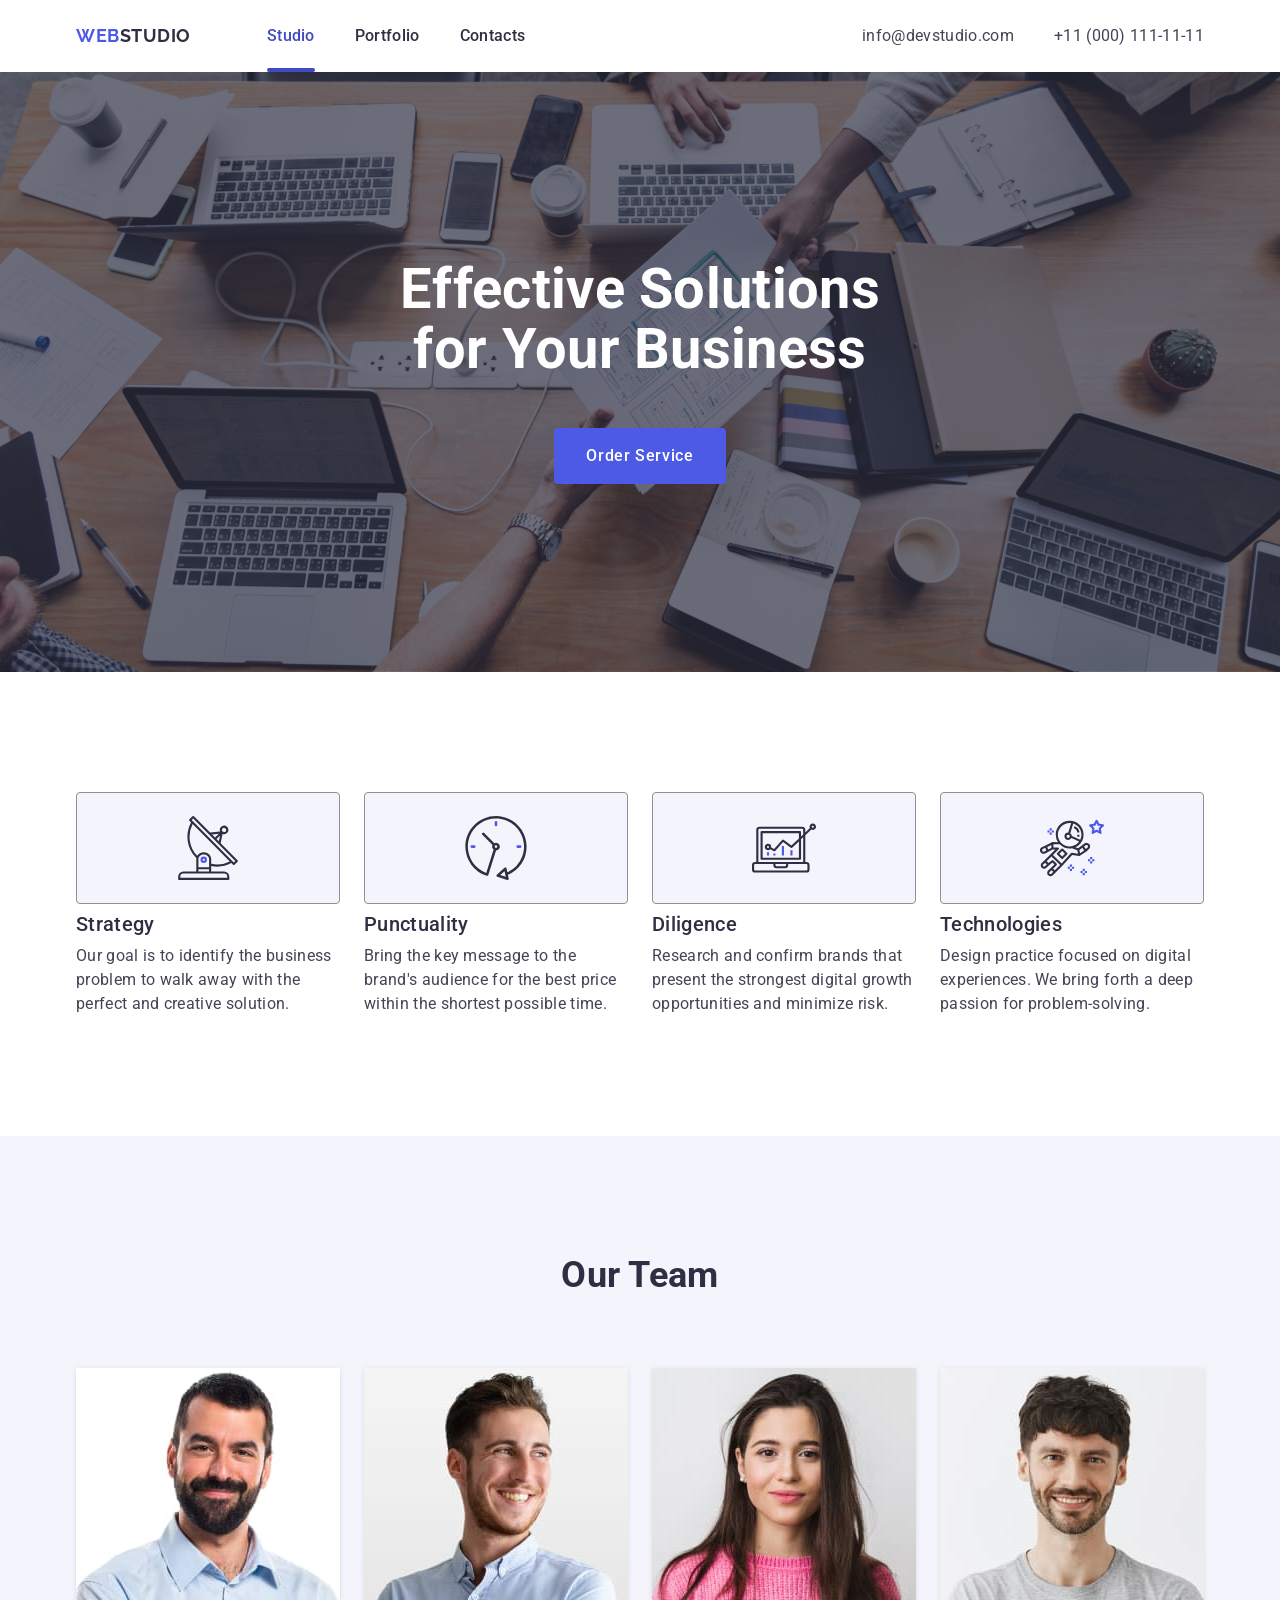
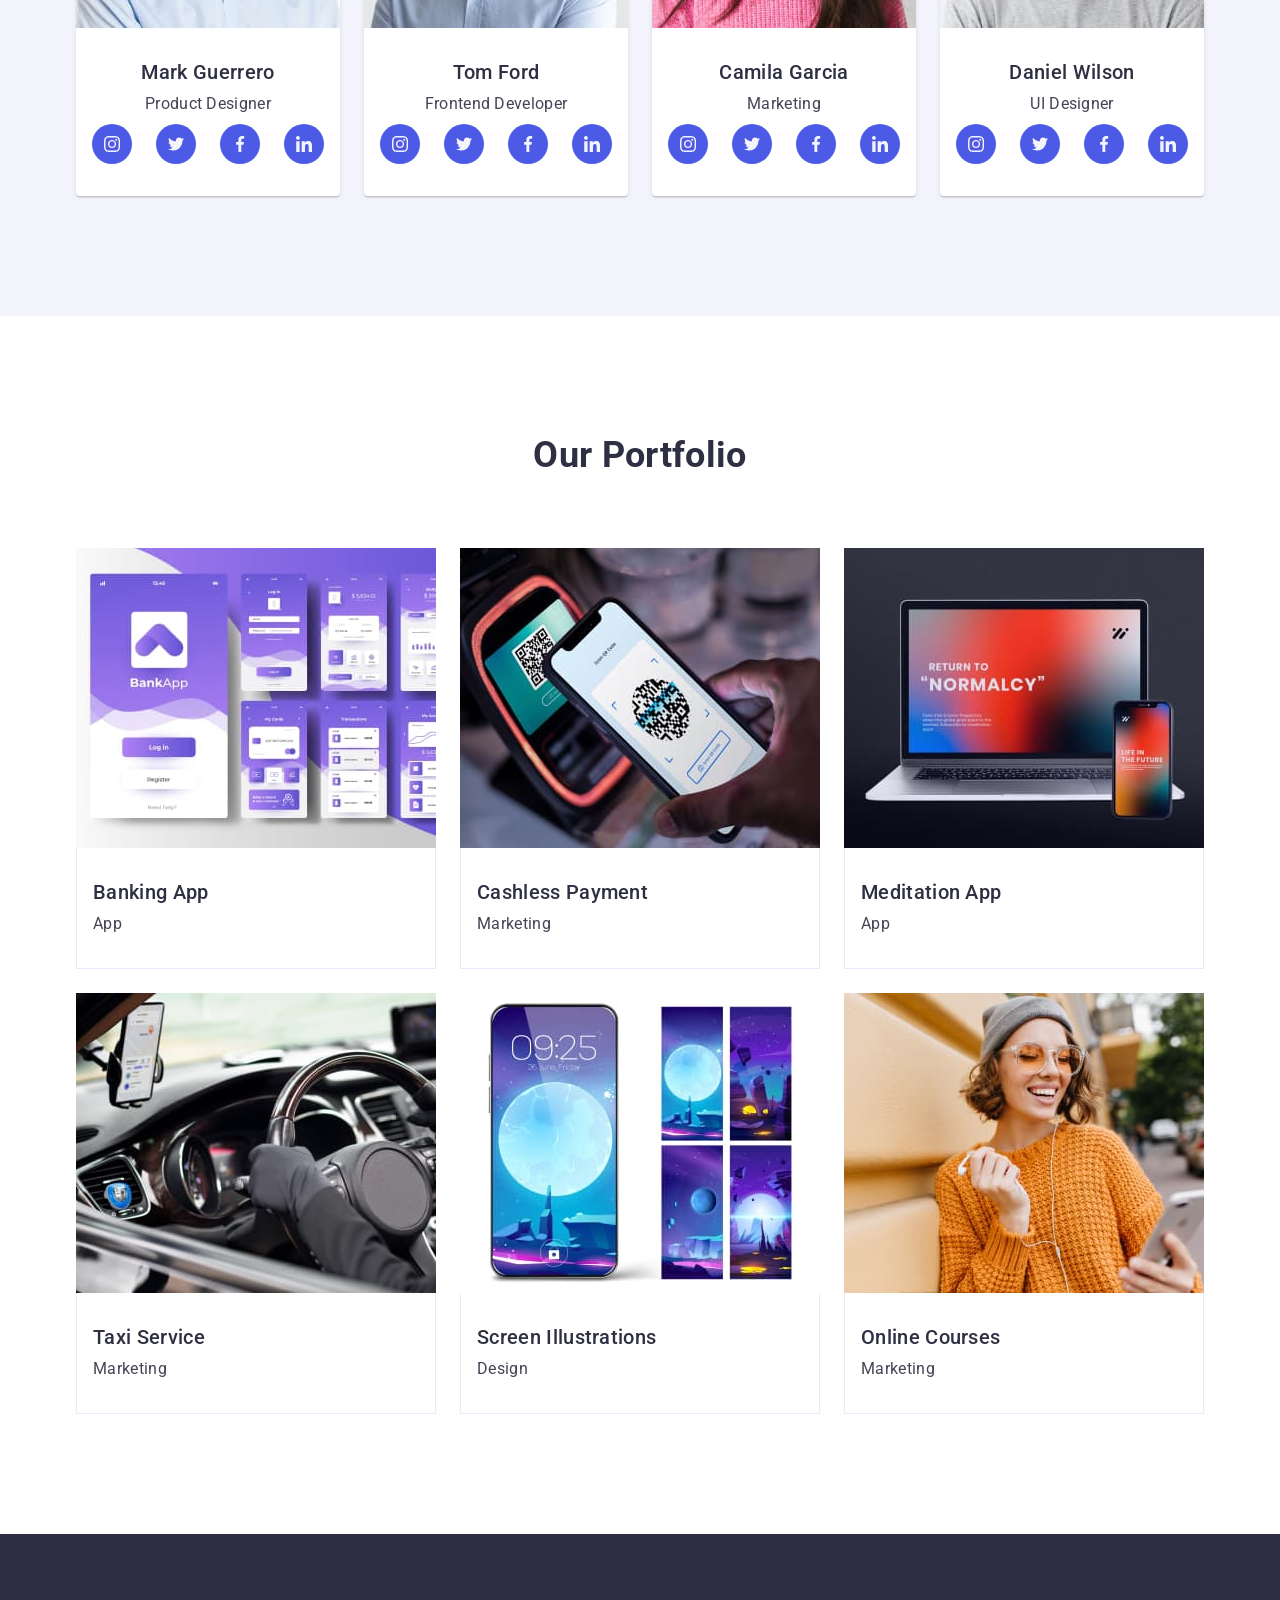
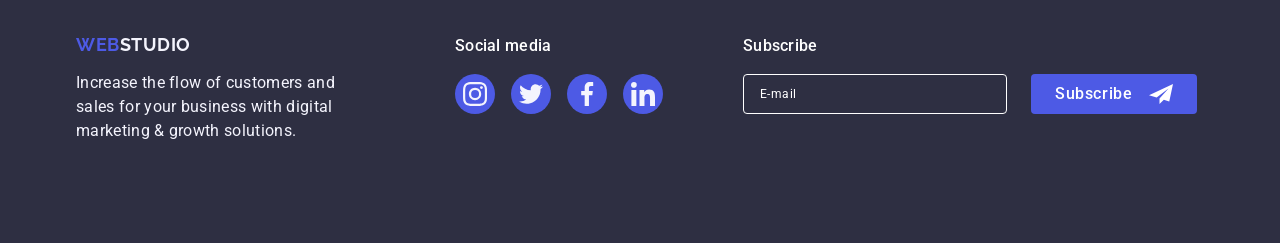
<file: index.html>
<!DOCTYPE html>
<html lang="en">
  <head>
    <meta charset="UTF-8" />
    <meta name="viewport" content="width=device-width, initial-scale=1.0" />
    <link rel="preconnect" href="https://fonts.googleapis.com" />
    <link rel="preconnect" href="https://fonts.gstatic.com" crossorigin />
    <link
      href="https://fonts.googleapis.com/css2?family=Raleway:wght@700&family=Roboto:wght@400;500;700&display=swap"
      rel="stylesheet"
    />
    <link
      href="https://cdn.jsdelivr.net/npm/modern-normalize@2.0.0/modern-normalize.min.css"
      rel="stylesheet"
    />
    <link href="./styles/styles.css" rel="stylesheet" />
    <title>Web Studio</title>
  </head>
  <body>
    <header>
      <div class="page-header container">
        <a href="" class="logo">Web<span class="logo-dark">Studio</span></a>
        <nav class="navigation">
          <ul class="menu">
            <li class="menu-item">
              <a href="" class="menu-link active">Studio</a>
            </li>
            <li class="menu-item">
              <a href="" class="menu-link">Portfolio</a>
            </li>
            <li class="menu-item">
              <a href="" class="menu-link">Contacts</a>
            </li>
          </ul>
        </nav>
        <address>
          <ul class="contact">
            <li class="contact-item">
              <a href="mailto:info@devstudio.com" class="contact-link"
                >info@devstudio.com</a
              >
            </li>
            <li class="contact-item">
              <a href="tel:+11 (000) 111-11-11" class="contact-link"
                >+11 (000) 111-11-11</a
              >
            </li>
          </ul>
        </address>
      </div>
    </header>

    <main>
      <section class="section hero">
        <div class="container">
          <h1 class="hero-title">
            Effective Solutions <br \ />for Your Business
          </h1>
          <button type="button" id="modal-open" class="button">
            Order Service
          </button>
        </div>
      </section>
      <section class="section features">
        <div class="container">
          <ul class="features-list">
            <li class="features-item">
              <div class="features-icons">
                <svg width="64" height="64">
                  <use href="./images/icons.svg#icon-antenna"></use>
                </svg>
              </div>
              <h3 class="features-item-title">Strategy</h3>
              <p class="features-item-text">
                Our goal is to identify the business problem to walk away with
                the perfect and creative solution.
              </p>
            </li>
            <li class="features-item">
              <div class="features-icons">
                <svg width="64" height="64">
                  <use href="./images/icons.svg#icon-clock"></use>
                </svg>
              </div>
              <h3 class="features-item-title">Punctuality</h3>
              <p class="features-item-text">
                Bring the key message to the brand's audience for the best price
                within the shortest possible time.
              </p>
            </li>
            <li class="features-item">
              <div class="features-icons">
                <svg width="64" height="64">
                  <use href="./images/icons.svg#icon-diagram"></use>
                </svg>
              </div>
              <h3 class="features-item-title">Diligence</h3>
              <p class="features-item-text">
                Research and confirm brands that present the strongest digital
                growth opportunities and minimize risk.
              </p>
            </li>
            <li class="features-item">
              <div class="features-icons">
                <svg width="64" height="64">
                  <use href="./images/icons.svg#icon-astronaut"></use>
                </svg>
              </div>
              <h3 class="features-item-title">Technologies</h3>
              <p class="features-item-text">
                Design practice focused on digital experiences. We bring forth a
                deep passion for problem-solving.
              </p>
            </li>
          </ul>
        </div>
      </section>
      <section class="section team">
        <div class="container">
          <h2 class="section-title">Our Team</h2>
          <ul class="team-list">
            <li class="team-item">
              <img
                src="./images/product-designer.jpg"
                alt="Man with dark hair and blue shirt"
                width="264"
                height="260"
              />
              <div class="team-info">
                <h3 class="team-item-name">Mark Guerrero</h3>
                <p class="team-item-text">Product Designer</p>
                <ul class="social-media">
                  <li class="social-media-list">
                    <a class="social-media-link" href="">
                      <svg class="social-media-icon" width="16" height="16">
                        <use href="./images/icons.svg#icon-instagram"></use>
                      </svg>
                    </a>
                  </li>
                  <li class="social-media-list">
                    <a class="social-media-link" href="">
                      <svg class="social-media-icon" width="16" height="16">
                        <use href="./images/icons.svg#icon-twitter"></use>
                      </svg>
                    </a>
                  </li>
                  <li class="social-media-list">
                    <a class="social-media-link" href="">
                      <svg class="social-media-icon" width="16" height="16">
                        <use href="./images/icons.svg#icon-facebook"></use>
                      </svg>
                    </a>
                  </li>
                  <li class="social-media-list">
                    <a class="social-media-link" href="">
                      <svg class="social-media-icon" width="16" height="16">
                        <use href="./images/icons.svg#icon-linkedin"></use>
                      </svg>
                    </a>
                  </li>
                </ul>
              </div>
            </li>
            <li class="team-item">
              <img
                src="./images/frontend-developer.jpg"
                alt="Smiling man with short brown hair and blue shirt"
                width="264"
                height="260"
              />
              <div class="team-info">
                <h3 class="team-item-name">Tom Ford</h3>
                <p class="team-item-text">Frontend Developer</p>
                <ul class="social-media">
                  <li class="social-media-list">
                    <a class="social-media-link" href="">
                      <svg class="social-media-icon" width="16" height="16">
                        <use href="./images/icons.svg#icon-instagram"></use>
                      </svg>
                    </a>
                  </li>
                  <li class="social-media-list">
                    <a class="social-media-link" href="">
                      <svg class="social-media-icon" width="16" height="16">
                        <use href="./images/icons.svg#icon-twitter"></use>
                      </svg>
                    </a>
                  </li>
                  <li class="social-media-list">
                    <a class="social-media-link" href="">
                      <svg class="social-media-icon" width="16" height="16">
                        <use href="./images/icons.svg#icon-facebook"></use>
                      </svg>
                    </a>
                  </li>
                  <li class="social-media-list">
                    <a class="social-media-link" href="">
                      <svg class="social-media-icon" width="16" height="16">
                        <use href="./images/icons.svg#icon-linkedin"></use>
                      </svg>
                    </a>
                  </li>
                </ul>
              </div>
            </li>
            <li class="team-item">
              <img
                src="./images/marketing.jpg"
                alt="Woman with long brown hair and pink jumper"
                width="264"
                height="260"
              />
              <div class="team-info">
                <h3 class="team-item-name">Camila Garcia</h3>
                <p class="team-item-text">Marketing</p>
                <ul class="social-media">
                  <li class="social-media-list">
                    <a class="social-media-link" href="">
                      <svg class="social-media-icon" width="16" height="16">
                        <use href="./images/icons.svg#icon-instagram"></use>
                      </svg>
                    </a>
                  </li>
                  <li class="social-media-list">
                    <a class="social-media-link" href="">
                      <svg class="social-media-icon" width="16" height="16">
                        <use href="./images/icons.svg#icon-twitter"></use>
                      </svg>
                    </a>
                  </li>
                  <li class="social-media-list">
                    <a class="social-media-link" href="">
                      <svg class="social-media-icon" width="16" height="16">
                        <use href="./images/icons.svg#icon-facebook"></use>
                      </svg>
                    </a>
                  </li>
                  <li class="social-media-list">
                    <a class="social-media-link" href="">
                      <svg class="social-media-icon" width="16" height="16">
                        <use href="./images/icons.svg#icon-linkedin"></use>
                      </svg>
                    </a>
                  </li>
                </ul>
              </div>
            </li>
            <li class="team-item">
              <img
                src="./images/ui-designer.jpg"
                alt="Man with short hair and gray shirt"
                width="264"
                height="260"
              />
              <div class="team-info">
                <h3 class="team-item-name">Daniel Wilson</h3>
                <p class="team-item-text">UI Designer</p>
                <ul class="social-media">
                  <li class="social-media-list">
                    <a class="social-media-link" href="">
                      <svg class="social-media-icon" width="16" height="16">
                        <use href="./images/icons.svg#icon-instagram"></use>
                      </svg>
                    </a>
                  </li>
                  <li class="social-media-list">
                    <a class="social-media-link" href="">
                      <svg class="social-media-icon" width="16" height="16">
                        <use href="./images/icons.svg#icon-twitter"></use>
                      </svg>
                    </a>
                  </li>
                  <li class="social-media-list">
                    <a class="social-media-link" href="">
                      <svg class="social-media-icon" width="16" height="16">
                        <use href="./images/icons.svg#icon-facebook"></use>
                      </svg>
                    </a>
                  </li>
                  <li class="social-media-list">
                    <a class="social-media-link" href="">
                      <svg class="social-media-icon" width="16" height="16">
                        <use href="./images/icons.svg#icon-linkedin"></use>
                      </svg>
                    </a>
                  </li>
                </ul>
              </div>
            </li>
          </ul>
        </div>
      </section>
      <section class="section portfolio">
        <div class="container">
          <h2 class="section-title">Our Portfolio</h2>
          <ul class="portfolio-list">
            <li class="portfolio-item">
              <div class="portfolio-box">
                <img
                  src="./images/banking.jpg"
                  alt="Portfolio bank app"
                  width="360"
                  height="300"
                />
                <div class="portfolio-overlay">
                  <p class="portfolio-overlay-text">
                    14 Stylish and User-Friendly App Design Concepts · Task
                    Manager App · Calorie Tracker App · Exotic Fruit Ecommerce
                    App · Cloud Storage App
                  </p>
                </div>
              </div>
              <div class="portfolio-info">
                <h3 class="portfolio-item-name">Banking App</h3>
                <p class="portfolio-item-text">App</p>
              </div>
            </li>
            <li class="portfolio-item">
              <div class="portfolio-box">
                <img
                  src="./images/cashless-payment.jpg"
                  alt="Portfolio payment"
                  width="360"
                  height="300"
                />
                <div class="portfolio-overlay">
                  <p class="portfolio-overlay-text">
                    14 Stylish and User-Friendly App Design Concepts · Task
                    Manager App · Calorie Tracker App · Exotic Fruit Ecommerce
                    App · Cloud Storage App
                  </p>
                </div>
              </div>
              <div class="portfolio-info">
                <h3 class="portfolio-item-name">Cashless Payment</h3>
                <p class="portfolio-item-text">Marketing</p>
              </div>
            </li>
            <li class="portfolio-item">
              <div class="portfolio-box">
                <img
                  src="./images/meditation-app.jpg"
                  alt="Portfolio meditation app"
                  width="360"
                  height="300"
                />
                <div class="portfolio-overlay">
                  <p class="portfolio-overlay-text">
                    14 Stylish and User-Friendly App Design Concepts · Task
                    Manager App · Calorie Tracker App · Exotic Fruit Ecommerce
                    App · Cloud Storage App
                  </p>
                </div>
              </div>
              <div class="portfolio-info">
                <h3 class="portfolio-item-name">Meditation App</h3>
                <p class="portfolio-item-text">App</p>
              </div>
            </li>
            <li class="portfolio-item">
              <div class="portfolio-box">
                <img
                  src="./images/taxi-service.jpg"
                  alt="Portfolio taxi service"
                  width="360"
                  height="300"
                />
                <div class="portfolio-overlay">
                  <p class="portfolio-overlay-text">
                    14 Stylish and User-Friendly App Design Concepts · Task
                    Manager App · Calorie Tracker App · Exotic Fruit Ecommerce
                    App · Cloud Storage App
                  </p>
                </div>
              </div>
              <div class="portfolio-info">
                <h3 class="portfolio-item-name">Taxi Service</h3>
                <p class="portfolio-item-text">Marketing</p>
              </div>
            </li>
            <li class="portfolio-item">
              <div class="portfolio-box">
                <img
                  src="./images/screen-illustrations.jpg"
                  alt="Portfolio screen illustrations"
                  width="360"
                  height="300"
                />
                <div class="portfolio-overlay">
                  <p class="portfolio-overlay-text">
                    14 Stylish and User-Friendly App Design Concepts · Task
                    Manager App · Calorie Tracker App · Exotic Fruit Ecommerce
                    App · Cloud Storage App
                  </p>
                </div>
              </div>
              <div class="portfolio-info">
                <h3 class="portfolio-item-name">Screen Illustrations</h3>
                <p class="portfolio-item-text">Design</p>
              </div>
            </li>
            <li class="portfolio-item">
              <div class="portfolio-box">
                <img
                  src="./images/online-courses.jpg"
                  alt="Portfolio online courses"
                  width="360"
                  height="300"
                />
                <div class="portfolio-overlay">
                  <p class="portfolio-overlay-text">
                    14 Stylish and User-Friendly App Design Concepts · Task
                    Manager App · Calorie Tracker App · Exotic Fruit Ecommerce
                    App · Cloud Storage App
                  </p>
                </div>
              </div>
              <div class="portfolio-info">
                <h3 class="portfolio-item-name">Online Courses</h3>
                <p class="portfolio-item-text">Marketing</p>
              </div>
            </li>
          </ul>
        </div>
      </section>
    </main>

    <footer class="page-footer">
      <div class="container">
        <div class="footer-column">
          <a href="" class="logo">Web<span class="logo-light">Studio</span></a>
          <p class="footer-text">
            Increase the flow of customers and <br />sales for your business
            with digital <br />marketing & growth solutions.
          </p>
        </div>
        <div class="footer-column">
          <p class="footer-title">Social media</p>
          <ul class="social-media">
            <li class="social-media-list">
              <a class="social-media-footer-link" href="">
                <svg class="social-media-icon" width="24" height="24">
                  <use href="./images/icons.svg#icon-instagram"></use>
                </svg>
              </a>
            </li>
            <li class="social-media-list">
              <a class="social-media-footer-link" href="">
                <svg class="social-media-icon" width="24" height="24">
                  <use href="./images/icons.svg#icon-twitter"></use>
                </svg>
              </a>
            </li>
            <li class="social-media-list">
              <a class="social-media-footer-link" href="">
                <svg class="social-media-icon" width="24" height="24">
                  <use href="./images/icons.svg#icon-facebook"></use>
                </svg>
              </a>
            </li>
            <li class="social-media-list">
              <a class="social-media-footer-link" href="">
                <svg class="social-media-icon" width="24" height="24">
                  <use href="./images/icons.svg#icon-linkedin"></use>
                </svg>
              </a>
            </li>
          </ul>
        </div>
        <div class="footer-column">
          <p class="footer-title">Subscribe</p>
          <form name="subscribe" class="subscribe" autocomplete="on">
            <label>
              <input
                type="email"
                class="subscribe-input"
                name="subscribe-email"
                placeholder="E-mail"
                required
              />
            </label>
            <button type="submit" class="subscribe-button">
              Subscribe
              <svg class="subscribe-icon" width="24" height="24">
                <use href="./images/icons.svg#icon-send"></use>
              </svg>
            </button>
          </form>
        </div>
      </div>
    </footer>

    <div class="backdrop" modal>
      <div class="modal">
        <button type="button" id="modal-close" class="modal-close-btn">
          <svg class="icon-close-btn" width="8" height="8">
            <use href="./images/icons.svg#icon-close"></use>
          </svg>
        </button>
        <h3 class="modal-title">
          Leave your contacts and we will call you back
        </h3>
        <form name="modal-form" class="modal-form modal-text">
          <label class="modal-item">
            Name
            <div class="modal-wrapper">
              <input
                class="modal-input"
                type="text"
                name="username"
                minlength="3"
                pattern="^[a-zA-Z]+$"
                title="Your name must be a word."
                required
              />
              <svg class="modal-icon" width="18" height="24">
                <use href="./images/icons.svg#icon-person"></use>
              </svg>
            </div>
          </label>
          <label class="modal-item">
            Phone
            <div class="modal-wrapper">
              <input
                class="modal-input"
                type="tel"
                name="phone"
                pattern="[0-9]"
                title="Your phone number can only have numbers"
                required
              />
              <svg class="modal-icon" width="18" height="24">
                <use href="./images/icons.svg#icon-phone"></use>
              </svg>
            </div>
          </label>
          <label class="modal-item">
            Email
            <div class="modal-wrapper">
              <input class="modal-input" type="email" name="email" required />
              <svg class="modal-icon" width="18" height="24">
                <use href="./images/icons.svg#icon-email"></use>
              </svg>
            </div>
          </label>
          <label class="modal-item">
            Comment
            <textarea
              class="modal-textarea"
              name="feedback"
              rows="7"
              placeholder="Text input"
            ></textarea>
          </label>
          <label class="modal-privacy">
            <input
              class="modal-checkbox"
              type="checkbox"
              name="checkbox"
              value="agree"
            />
            <svg width="16" height="16">
              <use href="./images/icons.svg#icon-checkbox"></use>
            </svg>
            <span>
              I accept the terms and conditions of the
              <a class="modal-privacy-link" href="#">Privacy Policy</a>
            </span>
          </label>
          <button type="button" class="button">Send</button>
        </form>
      </div>
    </div>

    <script src="./js/modal.js"></script>
  </body>
</html>
</file>
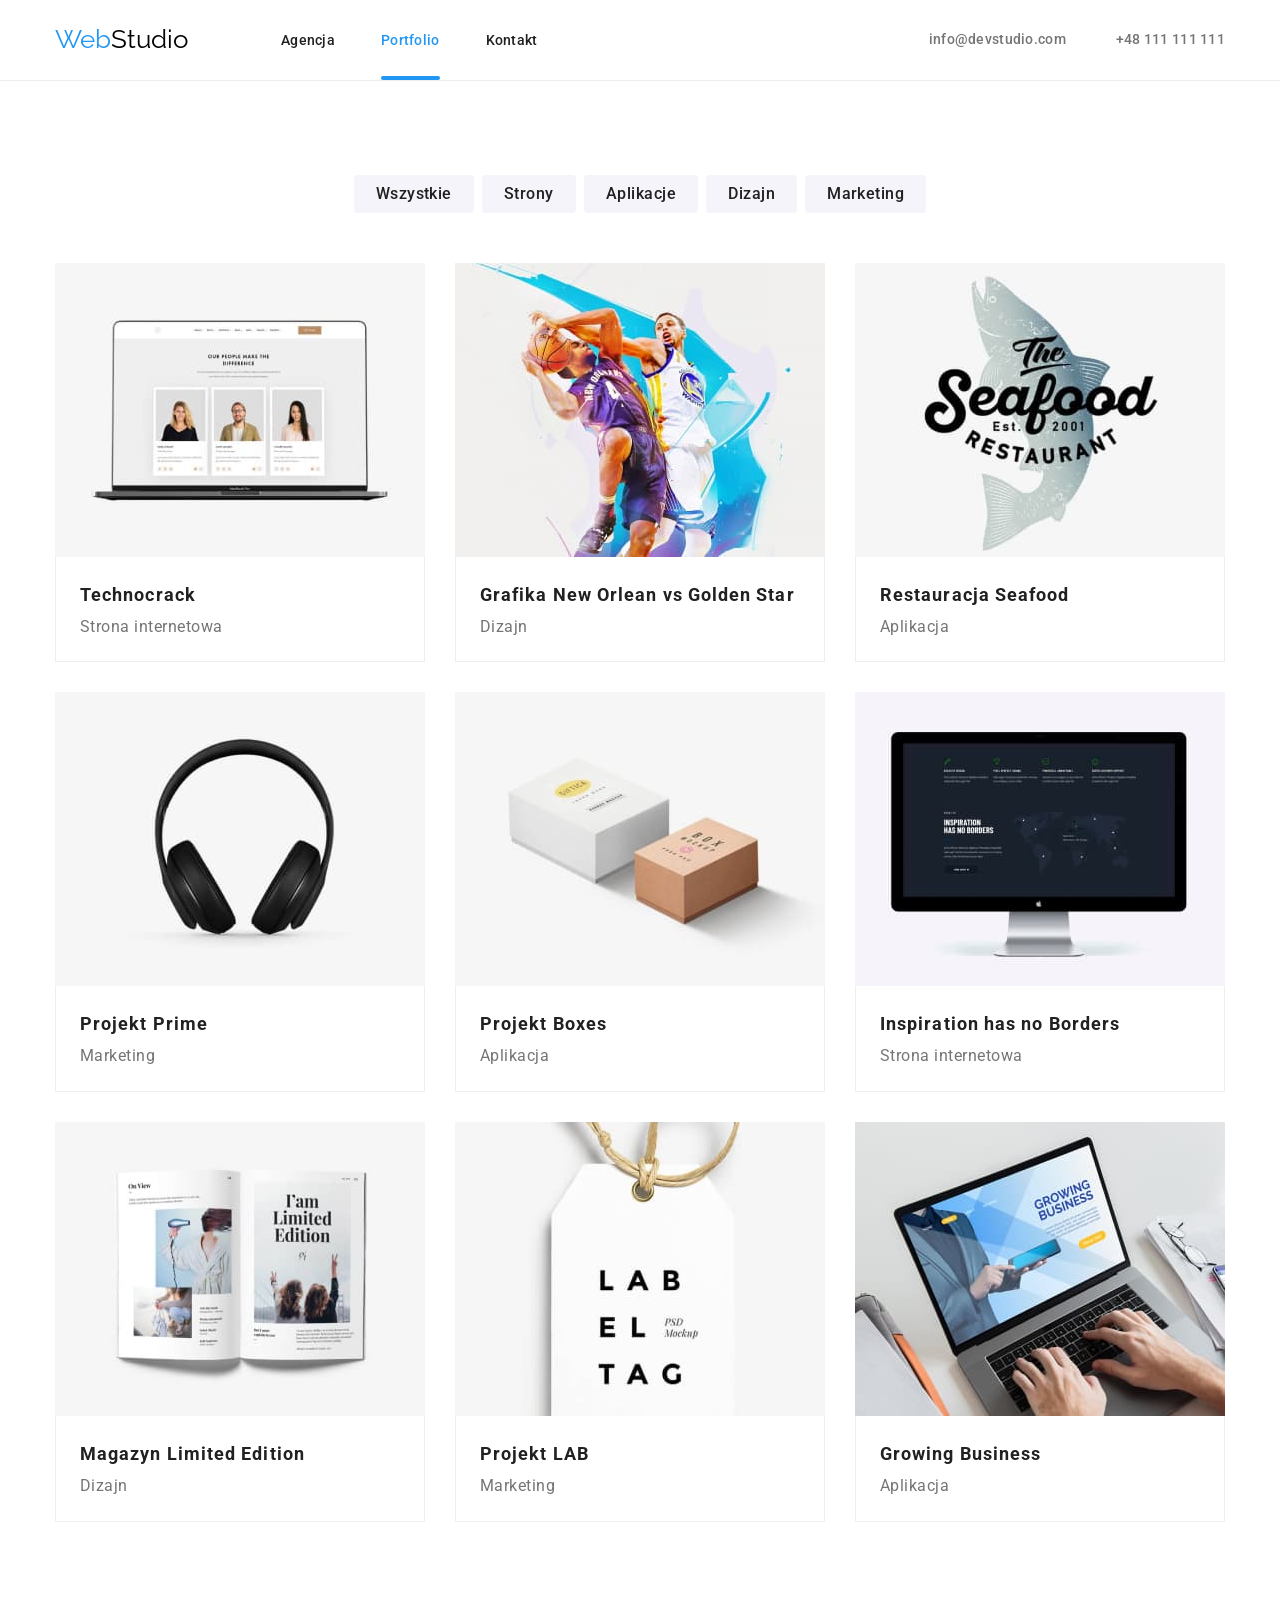
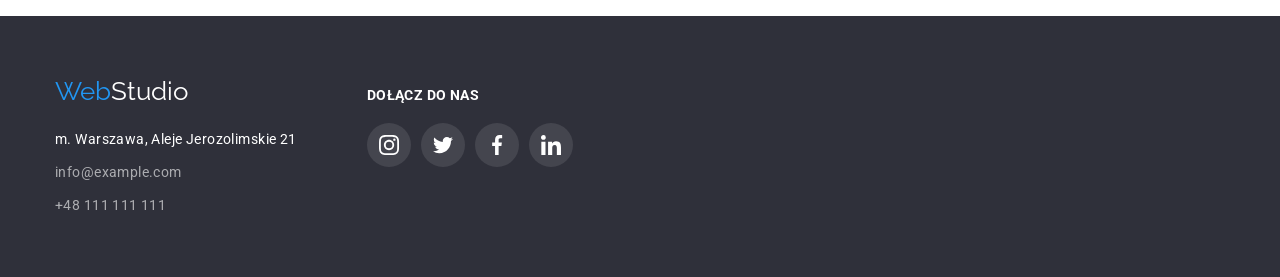
<file: portfolio.html>
<!DOCTYPE html>
<html lang="pl">
  <head>
    <meta charset="utf-8" />
    <link
      rel="stylesheet"
      href="https://cdnjs.cloudflare.com/ajax/libs/modern-normalize/1.1.0/modern-normalize.min.css"
    />
    <link
      href="https://fonts.googleapis.com/css2?family=Raleway:wght@700&family=Roboto:wght@400;500;700;900&display=swap"
      rel="stylesheet"
    />
    <link rel="stylesheet" href="./css/styles.css" />
    <title>WebStudio - agencja interaktywna</title>
  </head>
  <body>
    <header class="page-header">
      <div class="container page-nav">
        <a href="./" class="logo"><span class="logo-blue">Web</span>Studio</a>
        <nav>
          <ul class="nav-links">
            <li><a href="./">Agencja</a></li>
            <li><a class="is-active" href="./portfolio.html">Portfolio</a></li>
            <li><a href="">Kontakt</a></li>
          </ul>
        </nav>
        <ul class="nav-links contact-links">
          <li>
            <a href="mailto:info@devstudio.com">
              <svg width="16" height="12">
                <use href="./images/icons.svg#icon-envelope"></use>
              </svg>
              info@devstudio.com
            </a>
          </li>
          <li>
            <a href="tel:+48111111111">
              <svg width="10" height="16">
                <use href="./images/icons.svg#icon-smartphone"></use>
              </svg>
              +48 111 111 111
            </a>
          </li>
        </ul>
      </div>
    </header>
    <!--portfolio-content-->
    <main>
      <section class="section">
        <div class="container portfolio-buttons">
          <ul class="portfolio-buttons-list">
            <li><button type="button">Wszystkie</button></li>
            <li><button type="button">Strony</button></li>
            <li><button type="button">Aplikacje</button></li>
            <li><button type="button">Dizajn</button></li>
            <li><button type="button">Marketing</button></li>
          </ul>
        </div>
        <div class="container">
          <ul class="portfolio">
            <li class="portfolio-item">
              <figure>
                <div class="portfolio-box">
                  <img
                    src="images/portfolio-1.jpg"
                    alt="Ekran laptopa ze zdjęciami i opisami trzech osób"
                    width="370"
                    height="294"
                  />
                  <div class="portfolio-overlay">
                    <p>
                      Technocrack jest popularną platformą wykorzystywaną do rozpowszechniania koronawirusa. Firmy
                      wykorzystują tę platformę do celów szpiegowskich i ataków na niezabezpieczone serwery konkurencji
                    </p>
                  </div>
                </div>
                <figcaption>
                  <span class="portfolio-item-name">Technocrack</span>
                  <br />
                  <span class="portfolio-item-spec">Strona internetowa</span>
                </figcaption>
              </figure>
            </li>
            <li class="portfolio-item">
              <figure>
                <div class="portfolio-box">
                  <img src="images/portfolio-2.jpg" alt="Dwóch koszykarzy na szarym tle" width="370" height="294" />
                  <div class="portfolio-overlay">
                    <p>
                      Technocrack jest popularną platformą wykorzystywaną do rozpowszechniania koronawirusa. Firmy
                      wykorzystują tę platformę do celów szpiegowskich i ataków na niezabezpieczone serwery konkurencji
                    </p>
                  </div>
                </div>
                <figcaption>
                  <span class="portfolio-item-name">Grafika New Orlean vs Golden Star</span>
                  <br />
                  <span class="portfolio-item-spec">Dizajn</span>
                </figcaption>
              </figure>
            </li>
            <li class="portfolio-item">
              <figure>
                <div class="portfolio-box">
                  <img
                    src="images/portfolio-3.jpg"
                    alt="Ryba z napisem The Seafood Restaurant"
                    width="370"
                    height="294"
                  />
                  <div class="portfolio-overlay">
                    <p>
                      Technocrack jest popularną platformą wykorzystywaną do rozpowszechniania koronawirusa. Firmy
                      wykorzystują tę platformę do celów szpiegowskich i ataków na niezabezpieczone serwery konkurencji
                    </p>
                  </div>
                </div>
                <figcaption>
                  <span class="portfolio-item-name">Restauracja Seafood</span>
                  <br />
                  <span class="portfolio-item-spec">Aplikacja</span>
                </figcaption>
              </figure>
            </li>
            <li class="portfolio-item">
              <figure>
                <div class="portfolio-box">
                  <img src="images/portfolio-4.jpg" alt="Słuchawki na szarym tle" width="370" height="294" />
                  <div class="portfolio-overlay">
                    <p>
                      Technocrack jest popularną platformą wykorzystywaną do rozpowszechniania koronawirusa. Firmy
                      wykorzystują tę platformę do celów szpiegowskich i ataków na niezabezpieczone serwery konkurencji
                    </p>
                  </div>
                </div>
                <figcaption>
                  <span class="portfolio-item-name">Projekt Prime</span>
                  <br />
                  <span class="portfolio-item-spec">Marketing</span>
                </figcaption>
              </figure>
            </li>
            <li class="portfolio-item">
              <figure>
                <div class="portfolio-box">
                  <img
                    src="images/portfolio-5.jpg"
                    alt="Dwa pudełka z napisami, białe i brązowe"
                    width="370"
                    height="294"
                  />
                  <div class="portfolio-overlay">
                    <p>
                      Technocrack jest popularną platformą wykorzystywaną do rozpowszechniania koronawirusa. Firmy
                      wykorzystują tę platformę do celów szpiegowskich i ataków na niezabezpieczone serwery konkurencji
                    </p>
                  </div>
                </div>
                <figcaption>
                  <span class="portfolio-item-name">Projekt Boxes</span>
                  <br />
                  <span class="portfolio-item-spec">Aplikacja</span>
                </figcaption>
              </figure>
            </li>
            <li class="portfolio-item">
              <figure>
                <div class="portfolio-box">
                  <img
                    src="images/portfolio-6.jpg"
                    alt="Monitor z otwartą witryną interetową"
                    width="370"
                    height="294"
                  />
                  <div class="portfolio-overlay">
                    <p>
                      Technocrack jest popularną platformą wykorzystywaną do rozpowszechniania koronawirusa. Firmy
                      wykorzystują tę platformę do celów szpiegowskich i ataków na niezabezpieczone serwery konkurencji
                    </p>
                  </div>
                </div>
                <figcaption>
                  <span class="portfolio-item-name">Inspiration has no Borders</span>
                  <br />
                  <span class="portfolio-item-spec">Strona internetowa</span>
                </figcaption>
              </figure>
            </li>
            <li class="portfolio-item">
              <figure>
                <div class="portfolio-box">
                  <img
                    src="images/portfolio-7.jpg"
                    alt="Otwarta strona gazety z obrazkami i tekstem"
                    width="370"
                    height="294"
                  />
                  <div class="portfolio-overlay">
                    <p>
                      Technocrack jest popularną platformą wykorzystywaną do rozpowszechniania koronawirusa. Firmy
                      wykorzystują tę platformę do celów szpiegowskich i ataków na niezabezpieczone serwery konkurencji
                    </p>
                  </div>
                </div>
                <figcaption>
                  <span class="portfolio-item-name">Magazyn Limited Edition</span>
                  <br />
                  <span class="portfolio-item-spec">Dizajn</span>
                </figcaption>
              </figure>
            </li>
            <li class="portfolio-item">
              <figure>
                <div class="portfolio-box">
                  <img src="images/portfolio-8.jpg" alt="Bilecik z napisame LAB EL TAG" width="370" height="294" />
                  <div class="portfolio-overlay">
                    <p>
                      Technocrack jest popularną platformą wykorzystywaną do rozpowszechniania koronawirusa. Firmy
                      wykorzystują tę platformę do celów szpiegowskich i ataków na niezabezpieczone serwery konkurencji
                    </p>
                  </div>
                </div>
                <figcaption>
                  <span class="portfolio-item-name">Projekt LAB</span>
                  <br />
                  <span class="portfolio-item-spec">Marketing</span>
                </figcaption>
              </figure>
            </li>
            <li class="portfolio-item">
              <figure>
                <div class="portfolio-box">
                  <img
                    src="images/portfolio-9.jpg"
                    alt="Dłonie piszące na klawiaturze, na ekranie nazwa aplikacji"
                    width="370"
                    height="294"
                  />
                  <div class="portfolio-overlay">
                    <p>
                      Technocrack jest popularną platformą wykorzystywaną do rozpowszechniania koronawirusa. Firmy
                      wykorzystują tę platformę do celów szpiegowskich i ataków na niezabezpieczone serwery konkurencji
                    </p>
                  </div>
                </div>
                <figcaption>
                  <span class="portfolio-item-name">Growing Business</span>
                  <br />
                  <span class="portfolio-item-spec">Aplikacja</span>
                </figcaption>
              </figure>
            </li>
          </ul>
        </div>
      </section>
    </main>
    <footer>
      <div class="footer container">
        <div class="footer-address">
          <a href="/" class="logo logo-white"> <span class="logo-blue">Web</span>Studio </a>
          <address>
            <p>m. Warszawa, Aleje Jerozolimskie 21</p>
            <p><a href="mailto:info@example.com">info@example.com</a></p>
            <p><a href="tel:+48111111111">+48 111 111 111</a></p>
          </address>
        </div>
        <div class="footer-social">
          <h4>Dołącz do nas</h4>
          <ul class="footer-social-icons">
            <li>
              <a href="#">
                <svg class="footer-social-icon" width="20" height="20">
                  <use href="./images/icons.svg#icon-instagram"></use>
                </svg>
              </a>
            </li>
            <li>
              <a href="#">
                <svg class="footer-social-icon" width="20" height="20">
                  <use href="./images/icons.svg#icon-twitter"></use>
                </svg>
              </a>
            </li>
            <li>
              <a href="#">
                <svg class="footer-social-icon" width="20" height="20">
                  <use href="./images/icons.svg#icon-facebook"></use>
                </svg>
              </a>
            </li>
            <li>
              <a href="#">
                <svg class="footer-social-icon" width="20" height="20">
                  <use href="./images/icons.svg#icon-linkedin"></use>
                </svg>
              </a>
            </li>
          </ul>
        </div>
      </div>
    </footer>
  </body>
</html>
</file>
<file: styles/styles.css>
* {
  margin: 0;
  padding: 0;
}

:root {
  --primary-brand-color: #4d5ae5;
  --pressed-state-color: #404bbf;
  --dark-color: #2e2f42;
  --success-color: #31d0aa;
  --text-color: #434455;
  --subtle-text-color: #8e8f99;
  --accent-color: #e7e9fc;
  --light-color: #f4f4fd;
  --white-color: #fff;
  --modal-color: #fcfcfc;
  --cubic-bezier: cubic-bezier(0.4, 0, 0.2, 1);
  --border-radius: 4px;
  --form-border-color: rgba(46, 47, 66, 0.4);
}

body {
  font-family: "Roboto", sans-serif;
  color: var(--text-color);
  background-color: var(--white-color);
  letter-spacing: 0.02em;
}

a {
  text-decoration: none;
}

ul {
  list-style-type: none;
}

img {
  display: block;
  max-width: 100%;
}

address {
  font-style: normal;
}

.container {
  max-width: 1158px;
  margin: 0 auto;
  padding: 0 15px;
}

/* ------ HEADER ------- */

.page-header {
  display: flex;
  align-items: center;
  justify-content: space-between;
}

.logo {
  font-family: "Raleway", sans-serif;
  font-size: 18px;
  font-weight: 700;
  color: var(--primary-brand-color);
  line-height: 1.17;
  letter-spacing: 0.03em;
  text-transform: uppercase;
}

.logo-dark {
  color: var(--dark-color);
}

.navigation {
  flex-grow: 1;
  margin-left: 76px;
}

.menu,
.contact {
  display: flex;
  gap: 40px;
}

.menu-link {
  font-weight: 500;
  font-size: 16px;
  color: var(--dark-color);
  line-height: 1.5;
  padding-top: 24px;
  padding-bottom: 24px;
  display: block;
}

.menu-link:hover,
.menu-link:focus,
.contact-link:hover,
.contact-link:focus {
  color: var(--pressed-state-color);
  transition: color 250ms var(--cubic-bezier);
}

.menu-link.active {
  position: relative;
  color: var(--pressed-state-color);
}

.menu-link.active::after {
  display: block;
  content: "";
  height: 4px;
  background-color: var(--pressed-state-color);
  border-radius: 2px;
  position: absolute;
  width: 100%;
  bottom: 0;
}

.contact-link {
  font-size: 16px;
  line-height: 1.5;
  color: var(--text-color);
}

/* ------ MAIN ------- */

.section {
  padding: 120px 0;
}

.hero {
  background-color: var(--dark-color);
  background-image: linear-gradient(
      rgba(46, 47, 66, 0.7),
      rgba(46, 47, 66, 0.7)
    ),
    url(../images/people-office.jpg);
  background-repeat: no-repeat;
  background-position: center;
  background-size: auto auto;
}

.hero .container {
  padding-top: 68px;
  padding-bottom: 68px;
}

.hero-title {
  font-weight: 700;
  font-size: 56px;
  line-height: 1.07;
  text-align: center;
  color: var(--white-color);
  margin-bottom: 48px;
}

.button {
  display: block;
  margin: 0 auto;
  border: 0;
  border-radius: var(--border-radius);
  padding: 16px 32px;
  min-width: 169px;
  min-height: 56px;
  font-weight: 500;
  font-size: 16px;
  line-height: 1.5;
  letter-spacing: 0.04em;
  color: var(--white-color);
  background-color: var(--primary-brand-color);
  cursor: pointer;
}

.button:hover,
.button:focus {
  background-color: var(--pressed-state-color);
  transition: background-color 250ms var(--cubic-bezier);
}

.features-list,
.team-list,
.portfolio-list {
  display: flex;
  flex-wrap: wrap;
  gap: 24px;
}

.features-item,
.team-item {
  flex-basis: calc((100% - 72px) / 4);
}

.features-item {
  display: flex;
  flex-direction: column;
  gap: 8px;
}

.features-item-title {
  font-weight: 500;
  font-size: 20px;
  line-height: 1.2;
  color: var(--dark-color);
}

.features-item-text {
  font-size: 16px;
  line-height: 1.5;
}

.features-icons {
  width: 264px;
  height: 112px;
  display: flex;
  justify-content: center;
  align-items: center;
  background-color: var(--light-color);
  border: 1px solid var(--subtle-text-color);
  border-radius: var(--border-radius);
}
.team {
  background-color: var(--light-color);
}

.section-title {
  font-weight: 700;
  font-size: 36px;
  line-height: 1.11;
  text-align: center;
  color: var(--dark-color);
  margin-bottom: 72px;
}

.team-item {
  background-color: var(--white-color);
  border-bottom-right-radius: 4px;
  border-bottom-left-radius: 4px;
  box-shadow: 0px 2px 1px 0px rgba(46, 47, 66, 0.08),
    0px 1px 1px 0px rgba(46, 47, 66, 0.16),
    0px 1px 6px 0px rgba(46, 47, 66, 0.08);
}

.team-info,
.portfolio-info {
  display: flex;
  flex-direction: column;
  gap: 8px;
  padding: 32px 16px;
}

.portfolio-info {
  border-width: 0 1px 1px;
  border-style: solid;
  border-color: var(--accent-color);
}

.portfolio-item {
  flex-basis: calc((100% - 48px) / 3);
}

.portfolio-item:hover,
.portfolio-item:focus {
  cursor: pointer;
  box-shadow: 0px 2px 1px 0px rgba(46, 47, 66, 0.08),
    0px 1px 1px 0px rgba(46, 47, 66, 0.16),
    0px 1px 6px 0px rgba(46, 47, 66, 0.08);
  transition: box-shadow 250ms var(--cubic-bezier);
}

.portfolio-box {
  position: relative;
  overflow: hidden;
}

.portfolio-overlay {
  position: absolute;
  top: 0;
  left: 0;
  padding: 40px 32px 164px;
  width: 100%;
  height: 100%;
  transform: translateY(100%);
  transition: transform 250ms var(--cubic-bezier);
  background-color: var(--primary-brand-color);
}

.portfolio-item:hover .portfolio-overlay {
  transform: translateY(0);
}

.portfolio-overlay-text {
  font-size: 16px;
  line-height: 1.5;
  color: var(--light-color);
}

.team-item-name,
.portfolio-item-name {
  font-weight: 500;
  font-size: 20px;
  line-height: 1.2;
  color: var(--dark-color);
}

.team-item-text,
.portfolio-item-text {
  font-size: 16px;
  line-height: 1.5;
}

.team-item-name,
.team-item-text {
  text-align: center;
}

.social-media {
  display: flex;
  justify-content: center;
  gap: 24px;
}

.social-media:nth-child(2) {
  gap: 16px;
}

.social-media-list {
  width: 40px;
  height: 40px;
}

.social-media-link,
.social-media-footer-link {
  width: 100%;
  height: 100%;
  border: 0;
  border-radius: 50%;
  background-color: var(--primary-brand-color);
  display: flex;
  justify-content: center;
  align-items: center;
}

.social-media-link:hover,
.social-media-link:focus {
  background-color: var(--pressed-state-color);
  transition: background-color 250ms var(--cubic-bezier);
}

.social-media-footer-link:hover,
.social-media-footer-link:focus {
  background-color: var(--success-color);
  transition: background-color 250ms var(--cubic-bezier);
}

.social-media-icon {
  fill: var(--light-color);
}

/* ------ FOOTER ------- */

.page-footer {
  padding: 100px 0;
  background-color: var(--dark-color);
}

.page-footer .container {
  display: flex;
}

.footer-column {
  display: flex;
  flex-direction: column;
  gap: 16px;
}

.logo-light {
  color: var(--light-color);
}

.footer-text {
  font-size: 16px;
  line-height: 1.5;
  color: var(--light-color);
}

.footer-column:nth-child(2) {
  margin-left: 120px;
}

.footer-column:nth-child(3) {
  margin-left: 80px;
}

.footer-title {
  font-weight: 500;
  font-size: 16px;
  line-height: 1.5;
  color: var(--white-color);
}

.subscribe {
  display: flex;
  gap: 24px;
}
.subscribe-input {
  background-color: transparent;
  border: 1px solid var(--white-color);
  border-radius: var(--border-radius);
  outline: none;
  font-size: 12px;
  min-width: 264px;
  min-height: 40px;
  line-height: 2;
  letter-spacing: 0.04em;
  padding-left: 16px;
  color: var(--white-color);
}

.subscribe-input::placeholder {
  color: var(--white-color);
}

.subscribe-icon {
  fill: var(--white-color);
}

.subscribe-button {
  display: flex;
  align-items: center;
  justify-content: center;
  gap: 16px;
  border: 0;
  border-radius: var(--border-radius);
  background-color: var(--primary-brand-color);
  color: var(--white-color);
  line-height: 1.5;
  font-size: 16px;
  letter-spacing: 0.04em;
  font-weight: 500;
  min-width: 165px;
  min-height: 40px;
  padding: 8px 24px;
  cursor: pointer;
}

/* ------ MODAL ------- */

.backdrop {
  position: fixed;
  top: 0;
  left: 0;
  width: 100%;
  height: 100%;
  background-color: var(--form-border-color);
  display: none;
  opacity: 0;
  transition-property: display opacity;
  transition-duration: 0.5s;
  transition-behavior: allow-discrete;
}

.backdrop.is-open {
  display: block;
  opacity: 1;
  @starting-style {
    opacity: 0;
  }
}

.modal {
  position: absolute;
  top: 50%;
  left: 50%;
  transform: translate(-50%, -50%);
  width: 408px;
  min-height: 584px;
  border-radius: var(--border-radius);
  background-color: var(--modal-color);
  padding: 72px 24px 24px;
  box-shadow: 0px 1px 1px 0px rgba(0, 0, 0, 0.14),
    0px 1px 3px 0px rgba(0, 0, 0, 0.12), 0px 2px 1px 0px rgba(0, 0, 0, 0.2);
  transition: transform 250ms var(--cubic-bezier);
}

.modal-close-btn {
  display: flex;
  justify-content: center;
  align-items: center;
  width: 24px;
  height: 24px;
  background-color: var(--accent-color);
  border: 1px solid rgba(0, 0, 0, 0.1);
  border-radius: 50%;
  position: absolute;
  cursor: pointer;
  top: 24px;
  right: 24px;
  transition: background-color 250ms var(--cubic-bezier);
}

.icon-close-btn {
  fill: var(--dark-color);
  transition: fill 250ms var(--cubic-bezier);
}

.modal-close-btn:hover {
  background-color: var(--pressed-state-color);
  border: 0;
  transition: background-color 250ms var(--cubic-bezier);
}

.modal-close-btn:hover .icon-close-btn {
  fill: var(--white-color);
  transition: fill 250ms var(--cubic-bezier);
}

.modal-title {
  font-weight: 500;
  font-size: 16px;
  line-height: 1.5;
  text-align: center;
  color: var(--dark-color);
  margin-bottom: 16px;
}

.modal-form {
  display: flex;
  flex-direction: column;
  gap: 8px;
}

.modal-item {
  display: flex;
  flex-direction: column;
  gap: 4px;
}

.modal-wrapper {
  position: relative;
}

.modal-input {
  padding-left: 38px;
}

.modal-text {
  font-size: 12px;
  line-height: 1.16;
  letter-spacing: 0.04em;
  color: var(--subtle-text-color);
}

.modal-input {
  outline: 0;
  border: 1px solid var(--form-border-color);
  border-radius: var(--border-radius);
  height: 40px;
  width: 100%;
  color: var(--dark-color);
  background-color: inherit;
}

.modal-icon {
  position: absolute;
  top: 50%;
  left: 16px;
  transform: translateY(-50%);
  fill: var(--dark-color);
}

.modal-textarea {
  outline: transparent;
  resize: none;
  border: 1px solid var(--form-border-color);
  border-radius: var(--border-radius);
  height: 120px;
  width: 100%;
  padding-top: 8px;
  padding-left: 16px;
  color: var(--dark-color);
  background-color: inherit;
}

.modal-input:focus,
.modal-input:focus + .modal-icon,
.modal-textarea:focus {
  border-color: var(--primary-brand-color);
  fill: var(--primary-brand-color);
  transition: border-color 250ms var(--cubic-bezier),
    fill 250ms var(--cubic-bezier);
}

.modal-textarea::placeholder {
  color: var(--subtle-text-color);
}

.modal-privacy {
  margin-top: 8px;
  margin-bottom: 16px;
  display: flex;
  align-items: center;
  gap: 8px;
  position: relative;
  height: 16px;
}

.modal-checkbox {
  -moz-appearance: none;
  -webkit-appearance: none;
  appearance: none;
  width: 16px;
  height: 16px;
  position: absolute;
  top: 0;
  left: 0;
  background-color: var(--white-color);
  border: 1px solid var(--form-border-color);
  border-radius: 2px;
  transition: opacity 250ms var(--cubic-bezier);
}

.modal-checkbox:checked {
  opacity: 0;
  transition: opacity 250ms var(--cubic-bezier);
}

.modal-privacy-link {
  text-decoration: underline;
  color: var(--primary-brand-color);
}

.modal-privacy-link:hover,
.modal-privacy-link:focus {
  color: var(--pressed-state-color);
  transition: color 250ms var(--cubic-bezier);
}
</file>
<file: css/styles.css>
* {
  box-sizing: border-box;
  margin: 0;
  padding: 0;
}

:root {
  --white-color: #fff;
  --team-color: #f5f4fa;
  --black-color: #000;
  --brand-color: #212121;
  --link-color: #2196f3;
  --contact-color: #757575;
  --icons-color: #afb1b8;
  --border-color: #eee;
  --portfolio-box-color: rgba(33, 150, 243, 0.9);
  --boxed-color: rgba(47, 48, 58, 0.8);
  --footer-contact-color: rgba(255, 255, 255, 0.6);
  --bg-color: #2f303a;
  --border-radius: 4px;
  --cubic-bezier: cubic-bezier(0.4, 0, 0.2, 1);
  --box-shadows: 0px 1px 3px rgba(0, 0, 0, 0.12), 0px 1px 1px rgba(0, 0, 0, 0.14), 0px 2px 1px rgba(0, 0, 0, 0.2);
}

body {
  font-family: 'Roboto', sans-serif;
  color: var(--brand-color);
}

ul {
  list-style: none;
}

img,
svg {
  display: block;
}

.container {
  max-width: 1200px;
  margin: 0 auto;
  padding: 0 15px;
}

.section {
  padding: 94px 0;
}

.page-header {
  border-bottom: 1px solid #ececec;
}

.logo {
  font-family: 'Raleway', sans-serif;
  font-size: 26px;
  text-decoration: none;
  line-height: 1.2;
  color: var(--black-color);
}

.logo-white {
  color: var(--white-color);
}

.page-nav {
  display: flex;
  align-items: center;
  justify-content: space-between;
}

.page-nav nav {
  margin-left: 93px;
  flex-grow: 1;
}

.nav-links {
  display: flex;
}

.nav-links li:not(:last-child) {
  margin-right: 46px;
}

.nav-links li a {
  padding: 32px 0;
  color: var(--brand-color);
  font-weight: 500;
  font-size: 14px;
  letter-spacing: 0.02em;
  line-height: 1.1;
  text-decoration: none;
}

.nav-links .is-active {
  position: relative;
  color: var(--link-color);
}

.nav-links .is-active::after {
  position: absolute;
  content: '';
  bottom: 0;
  left: 0;
  width: 100%;
  height: 4px;
  background-color: currentColor;
  border-radius: 2px;
}

.contact-links li a {
  display: flex;
  align-items: center;
  color: var(--contact-color);
}

.contact-links li:not(:last-child) {
  margin-right: 30px;
}

.contact-links li a svg {
  margin-right: 10px;
  fill: currentColor;
}

.logo .logo-blue {
  color: var(--link-color);
}

.nav-links li a:hover,
.nav-links li a:focus,
.contact-links li a:hover,
.contact-links li a:focus {
  color: var(--link-color);
  transition: color 250ms var(--cubic-bezier);
}

.hero-content {
  background-image: linear-gradient(rgba(47, 48, 58, 0.4), rgba(47, 48, 58, 0.4)), url('../images/hero-bg.jpg');
  background-repeat: no-repeat;
  background-position: center;
  background-size: auto auto;
}

.hero-content .container {
  padding-top: 106px;
  padding-bottom: 106px;
}

.hero-content h1 {
  text-align: center;
  text-transform: uppercase;
  font-weight: 900;
  font-size: 44px;
  line-height: 1.3;
  letter-spacing: 0.06em;
  color: var(--white-color);
  margin-bottom: 30px;
}

.hero-button {
  display: block;
  margin: 0 auto;
  border: 0;
  text-align: center;
  box-shadow: 0px 4px 4px rgba(0, 0, 0, 0.15);
  border-radius: var(--border-radius);
  letter-spacing: 0.06em;
  font-weight: 700;
  font-size: 16px;
  line-height: 1.8;
  padding: 10px 42px;
  background-color: var(--link-color);
  color: var(--white-color);
  cursor: pointer;
}

.examples-content {
  font-size: 14px;
  letter-spacing: 0.03em;
}

.examples-cards,
.examples-info-cards,
.portfolio,
.team-cards,
.client-cards {
  display: flex;
  flex-wrap: wrap;
  gap: 30px;
}

.examples-cards li,
.team-cards li {
  flex-basis: calc((100% - 90px) / 4);
}

.examples-info-cards li,
.portfolio li {
  flex-basis: calc((100% - 60px) / 3);
}

.examples-cards li h3 {
  font-weight: 700;
  line-height: 1.1;
  text-transform: uppercase;
  color: var(--brand-color);
}

.examples-cards .examples-icons-bg {
  background-color: var(--team-color);
  padding: 25px 100px;
  margin-bottom: 30px;
  border-radius: var(--border-radius);
}

.examples-cards li p {
  margin: 10px 0 96px;
  font-weight: 400;
  line-height: 1.7;
  color: var(--contact-color);
}

.examples-info-cards figure {
  position: relative;
}

.examples-info-cards figcaption {
  position: absolute;
  bottom: 0;
  background-color: var(--boxed-color);
  width: 100%;
}

.examples-info-cards .examples-info-text {
  padding: 27px 0;
  color: var(--white-color);
  font-weight: 700;
  font-size: 14px;
  line-height: 1.1;
  text-align: center;
  letter-spacing: 0.03em;
  text-transform: uppercase;
}

.examples-content h2,
.team-content h2,
.client-content h2 {
  margin-bottom: 50px;
  font-weight: 700;
  font-size: 36px;
  line-height: 1.2;
  text-align: center;
  letter-spacing: 0.03em;
  color: var(--brand-color);
}

.team-content {
  background-color: var(--team-color);
}

footer,
.hero-content {
  background-color: var(--bg-color);
}

.team-cards > li {
  background-color: var(--white-color);
  box-shadow: var(--box-shadows);
  border-radius: 0px 0px 4px 4px;
}

.team-cards figcaption {
  margin: 30px 0 16px;
  font-size: 16px;
  line-height: 1.8;
  letter-spacing: 0.03em;
  text-align: center;
}

.team-cards .team-name {
  font-weight: 500;
  color: var(--brand-color);
}

.team-cards .team-descr {
  color: var(--contact-color);
}

.team-content .team-social {
  display: flex;
  align-items: center;
  justify-content: center;
  margin-bottom: 18px;
}

.team-social li:not(:last-child),
.footer-social-icons li:not(:last-child) {
  margin-right: 10px;
}

.team-social li a,
.footer-social .footer-social-icons li a {
  display: inline-flex;
  padding: 12px;
}

.team-social li a {
  color: var(--icons-color);
  fill: currentColor;
}

.team-social li a:hover,
.team-social li a:focus {
  color: var(--white-color);
  background-color: var(--link-color);
  border-radius: 50%;
  transition: color 250ms var(--cubic-bezier), background-color 250ms var(--cubic-bezier);
}

.client-cards li {
  flex-basis: calc((100% - 150px) / 6);
}

.client-cards li a {
  display: flex;
  align-items: center;
  justify-content: center;
  border: 1px solid var(--icons-color);
  border-radius: var(--border-radius);
  padding: 15px 0;
  fill: var(--icons-color);
}

.client-cards li a:hover,
.client-cards li a:focus {
  border-color: var(--link-color);
  fill: var(--link-color);
  transition: border-color 250ms var(--cubic-bezier), fill 250ms var(--cubic-bezier);
}

footer {
  padding: 60px 0;
}

.footer,
.footer-social-icons {
  display: flex;
  justify-content: flex-start;
}

.footer-address {
  margin-right: 70px;
}

.footer-address p {
  font-style: normal;
  font-size: 14px;
  line-height: 24px;
  letter-spacing: 0.03em;
}

.footer-address p:not(:first-child) {
  margin-top: 9px;
}

.footer-address p:first-child {
  color: var(--white-color);
}

.footer-address address {
  margin-top: 20px;
}

.footer-address p a {
  text-decoration: none;
  color: var(--footer-contact-color);
}

.footer-address p a:hover,
.footer-address p a:focus {
  background-color: var(--link-color);
  transition: background-color 250ms var(--cubic-bezier);
}

.footer-social {
  margin-top: 12px;
}

.footer-social h4 {
  margin-bottom: 20px;
  color: var(--white-color);
  font-weight: 700;
  font-size: 14px;
  line-height: 1.1;
  letter-spacing: 0.03em;
  text-transform: uppercase;
}

.footer-social .footer-social-icons li a {
  fill: var(--white-color);
  border-radius: 50%;
  background-color: rgba(255, 255, 255, 0.1);
}

.footer-social .footer-social-icons li a:hover,
.footer-social .footer-social-icons li a:focus {
  background-color: var(--link-color);
  transition: background-color 250ms var(--cubic-bezier);
}

.portfolio-buttons {
  margin-bottom: 50px;
}

.portfolio-buttons-list {
  display: flex;
  justify-content: center;
  align-items: center;
}

.portfolio-buttons-list > li:not(:last-child) {
  margin-right: 8px;
}

.portfolio-buttons-list button {
  border: 0;
  border-radius: var(--border-radius);
  background-color: var(--team-color);
  color: inherit;
  font-weight: 500;
  font-size: 16px;
  line-height: 1.6;
  text-align: center;
  letter-spacing: 0.03em;
  padding: 6px 22px;
  cursor: pointer;
}

.portfolio-buttons-list button:focus,
.portfolio-buttons-list button:hover {
  box-shadow: 0px 3px 1px rgba(0, 0, 0, 0.1), 0px 1px 2px rgba(0, 0, 0, 0.08), 0px 2px 2px rgba(0, 0, 0, 0.12);
  background-color: var(--link-color);
  color: var(--white-color);
  transition: color 250ms var(--cubic-bezier), background-color 250ms var(--cubic-bezier),
    box-shadow 250ms var(--cubic-bezier);
}

.portfolio-item:hover {
  box-shadow: 0px 1px 1px rgba(0, 0, 0, 0.12), 0px 4px 4px rgba(0, 0, 0, 0.06), 1px 4px 6px rgba(0, 0, 0, 0.16);
  transition: box-shadow 250ms var(--cubic-bezier);
}

.portfolio figcaption {
  border-bottom: 1px solid var(--border-color);
  border-right: 1px solid var(--border-color);
  border-left: 1px solid var(--border-color);
  padding: 20px 24px;
}

.portfolio-item-name {
  font-weight: 700;
  font-size: 18px;
  line-height: 2;
  letter-spacing: 0.06em;
  color: var(--brand-color);
}

.portfolio-item-spec {
  font-weight: 400;
  font-size: 16px;
  line-height: 1.8;
  letter-spacing: 0.03em;
  color: var(--contact-color);
}

.portfolio-box {
  position: relative;
  overflow: hidden;
}

.portfolio-overlay {
  position: absolute;
  top: 0;
  left: 0;
  width: 100%;
  height: 100%;
  padding: 49px 45px 49px 24px;
  transform: translateY(100%);
  transition: transform 250ms var(--cubic-bezier);
  background-color: var(--portfolio-box-color);
}

.portfolio-overlay p {
  font-weight: 400;
  font-size: 18px;
  line-height: 1.55;
  letter-spacing: 0.03em;
  color: var(--white-color);
}

.portfolio-item:hover .portfolio-overlay {
  transform: translateY(0);
}

.backdrop {
  position: fixed;
  top: 0;
  left: 0;
  width: 100%;
  height: 100%;
  background-color: rgba(0, 0, 0, 0.2);
  opacity: 1;
  transition: opacity 350ms var(--cubic-bezier);
}

.is-hidden {
  visibility: hidden;
  opacity: 0;
  pointer-events: none;
}

.is-hidden .modal {
  transform: translate(-50%, -50%) scale(0.25);
}

.modal {
  position: absolute;
  top: 50%;
  left: 50%;
  min-width: 528px;
  min-height: 581px;
  visibility: visible;
  background-color: var(--white-color);
  box-shadow: var(--box-shadows);
  border-radius: 4px;
  transform: translate(-50%, -50%) scale(1);
  transition: transform 350ms var(--cubic-bezier);
}

.close-btn {
  position: absolute;
  top: 8px;
  right: 8px;
  padding: 6px;
  border: 1px solid rgba(0, 0, 0, 0.1);
  border-radius: 50%;
  background-color: var(--white-color);
  color: var(--black-color);
  cursor: pointer;
}

.close-btn:hover {
  fill: var(--link-color);
  transition: fill 250ms var(--cubic-bezier);
}
</file>
